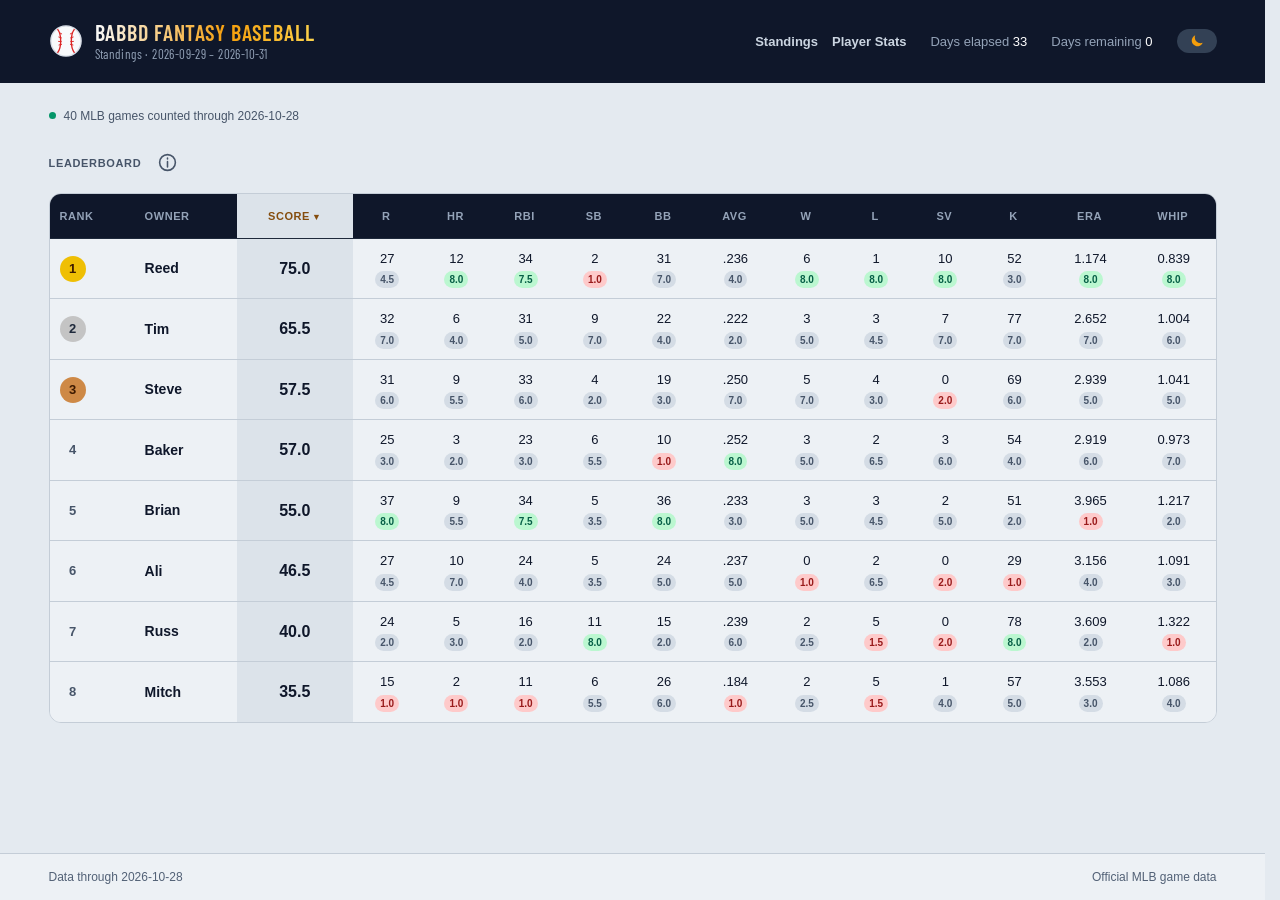
<file: docs/index.html>
<!doctype html>
<html lang="en" data-theme="light">
<head>
  <meta charset="utf-8">
  <meta name="viewport" content="width=device-width,initial-scale=1,viewport-fit=cover">
  <meta name="theme-color" content="#0f172a">
  <title>Fantasy Baseball</title>
  <link rel="icon" type="image/svg+xml" href="favicon.svg">
  <link rel="stylesheet" href="styles.css?v=20261018-clean">
  <script src="theme.js?v=20260926-icons"></script>
</head>
<body>
  <header>
    <div class="header-inner">
      <div class="header-left">
        <a href="./" class="site-logo" aria-label="Fantasy Baseball home">
          <svg viewBox="0 0 36 36" aria-hidden="true">
            <circle cx="18" cy="18" r="16" fill="#f8fafc" stroke="#d8dee7" stroke-width="1.5"/>
            <path d="M9 5.5c4.5 5.5 4.5 19.5 0 25M27 5.5c-4.5 5.5-4.5 19.5 0 25" fill="none" stroke="#dc2626" stroke-width="1.4"/>
            <path d="m10.8 9 3 1.7m-3.8 3 3.5 1.1m-3.8 3.6 3.7.2m-3.2 3.7 3.5-.8m11.5-12.5-3 1.7m3.8 3-3.5 1.1m3.8 3.6-3.7.2m3.2 3.7-3.5-.8" stroke="#dc2626" stroke-width="1"/>
          </svg>
        </a>
        <div>
          <h1 class="header-title">Fantasy Baseball</h1>
          <p class="header-subtitle" id="header-subtitle">Standings</p>
        </div>
      </div>
      <button class="mobile-menu-toggle" type="button" aria-label="Open navigation menu" aria-expanded="false" aria-controls="header-menu">
        <svg viewBox="0 0 24 24" aria-hidden="true"><path d="M4 6h16M4 12h16M4 18h16"/></svg>
      </button>
      <div class="header-right" id="header-menu">
        <nav class="site-nav" aria-label="Main navigation">
          <a class="leaders-nav-link" href="./" aria-current="page">Standings</a>
          <a class="leaders-nav-link" href="stats.html">Player Stats</a>
        </nav>
        <div class="header-meta"><div>Days elapsed <strong id="days-elapsed">—</strong></div><div>Days remaining <strong id="days-remaining">—</strong></div></div>
        <button class="theme-toggle" id="theme-toggle" aria-label="Switch color theme" aria-pressed="false">
          <svg id="theme-icon" viewBox="0 0 24 24" aria-hidden="true"><path d="M21.75 15A9.72 9.72 0 0 1 18 15.75 9.75 9.75 0 0 1 8.25 6c0-1.33.27-2.6.75-3.75A9.75 9.75 0 1 0 21.75 15Z"/></svg>
        </button>
      </div>
    </div>
  </header>

  <main class="page-wrap">
    <div class="status-bar"><span class="status-dot"></span><span id="status-msg">Loading standings…</span></div>

    <section id="standings-view">
      <div class="leaderboard-heading"><h2 class="section-heading">Leaderboard</h2><button id="leaderboard-info-open" type="button" aria-label="About the leaderboard" aria-haspopup="dialog" aria-controls="leaderboard-info-dialog"><svg viewBox="0 0 24 24" aria-hidden="true"><circle cx="12" cy="12" r="9"/><path d="M12 11v6M12 7v1"/></svg></button></div>
      <dialog id="leaderboard-info-dialog" aria-labelledby="leaderboard-info-title">
      <div class="leaderboard-dialog-heading"><h2 id="leaderboard-info-title">About the leaderboard</h2><button id="leaderboard-info-close" type="button" autofocus>Close</button></div>
      <p class="standings-note">Category points add up to each owner's total score. Lower values are better for L, ERA, and WHIP; higher values are better for the other categories.</p>
      <div class="legend">
        <span><i class="legend-dot pts-high"></i> Top category score</span>
        <span><i class="legend-dot pts-low"></i> Bottom category score</span>
        <span><i class="legend-dot pts-mid"></i> Mid-range score</span>
      </div>
      </dialog>
      <div class="mobile-only mob-sort-bar"><label for="mobile-sort">Sort by</label><select id="mobile-sort"></select></div>
      <div class="table-wrap desktop-only"><table class="leaderboard" id="standings-table"></table></div>
      <div class="mobile-only" id="mobile-standings"></div>
    </section>

    <section id="owner-view" hidden>
      <a href="./" class="back-link" id="back-link">← Back to standings</a>
      <div class="owner-heading"><div><h2 id="owner-name">Team</h2><p id="owner-place"></p></div><strong id="owner-score"></strong></div>
      <h3 class="section-heading">Hitters</h3>
      <div class="table-wrap"><table class="leaderboard owner-table" id="hitter-table"></table></div>
      <h3 class="section-heading owner-section">Pitchers</h3>
      <div class="table-wrap"><table class="leaderboard owner-table" id="pitcher-table"></table></div>
    </section>
  </main>

  <footer class="site-footer"><div class="site-footer-inner"><span>Data through <span id="as-of">—</span></span><span>Official MLB game data</span></div></footer>
  <script src="header.js" defer></script>
  <script src="league-title.js?v=20260926" defer></script>
  <script src="app.js?v=20261018-clean" defer></script>
</body>
</html>
</file>
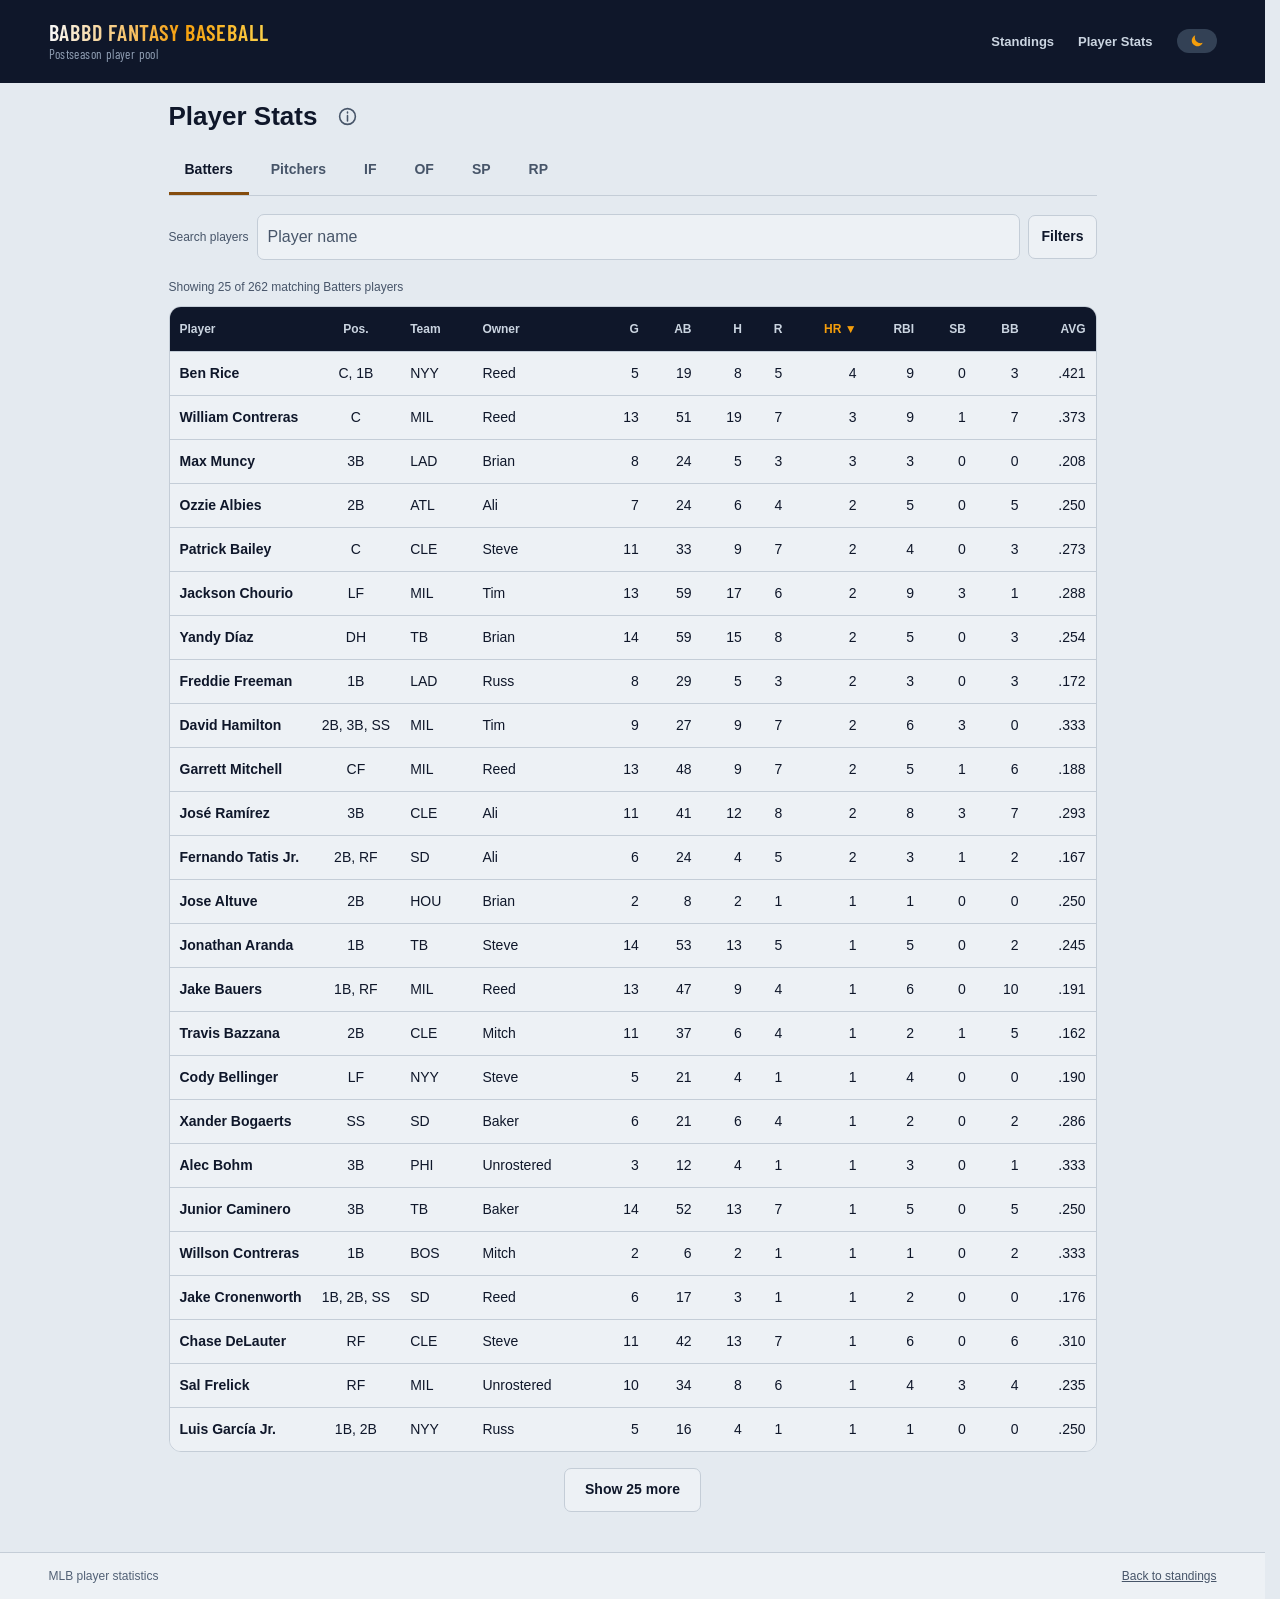
<file: docs/stats.html>
<!doctype html>
<html lang="en" data-theme="light">
<head>
  <meta charset="utf-8">
  <meta name="viewport" content="width=device-width,initial-scale=1,viewport-fit=cover">
  <meta name="theme-color" content="#0f172a">
  <title>Player Stats · Fantasy Baseball</title>
  <link rel="icon" type="image/svg+xml" href="favicon.svg">
  <link rel="stylesheet" href="styles.css?v=20260929-muted-stats">
  <link rel="stylesheet" href="stats.css?v=20260929-postseason-sheet">
  <script src="theme.js?v=20260926-icons"></script>
</head>
<body>
  <header><div class="header-inner">
    <div><h1 class="header-title">Fantasy Baseball</h1><p class="header-subtitle">Postseason player pool</p></div>
    <button class="mobile-menu-toggle" type="button" aria-label="Open navigation menu" aria-expanded="false" aria-controls="header-menu">
      <svg viewBox="0 0 24 24" aria-hidden="true"><path d="M4 6h16M4 12h16M4 18h16"/></svg>
    </button>
    <nav class="header-right" id="header-menu" aria-label="Main navigation">
      <a class="leaders-nav-link" href="./">Standings</a>
      <a class="leaders-nav-link" href="stats.html" aria-current="page">Player Stats</a>
      <button class="theme-toggle" id="theme-toggle" aria-label="Switch color theme" aria-pressed="false">
        <svg id="theme-icon" viewBox="0 0 24 24" aria-hidden="true"><path d="M21.75 15A9.72 9.72 0 0 1 18 15.75 9.75 9.75 0 0 1 8.25 6c0-1.33.27-2.6.75-3.75A9.75 9.75 0 1 0 21.75 15Z"/></svg>
      </button>
    </nav>
  </div></header>
  <main class="page-wrap">
    <div class="stats-heading">
      <h2 class="stats-title">Player Stats</h2>
      <button id="stats-info-open" class="stats-info-button" type="button" aria-label="About player statistics" aria-haspopup="dialog" aria-controls="stats-info-dialog">
        <svg viewBox="0 0 24 24" aria-hidden="true"><circle cx="12" cy="12" r="9"/><path d="M12 11v6M12 7v1"/></svg>
      </button>
    </div>
    <dialog id="stats-info-dialog" aria-labelledby="stats-info-title" aria-describedby="stats-info-description stats-dates">
      <div class="stats-info-heading">
        <h2 id="stats-info-title">About Player Stats</h2>
        <button id="stats-info-close" type="button" aria-label="Close information" autofocus>×</button>
      </div>
      <p id="stats-info-description" class="stats-intro">Postseason counts completed games only. Players without an appearance show dashes. Regular-season ranges include stats earned with previous teams and remain available separately.</p>
      <p id="stats-dates" class="stats-meta">Statistics dates will appear when player data loads.</p>
      <h3 class="stats-info-subheading">Tabs</h3>
      <p>Batters and Pitchers show the complete statistical lists. Saved Sheet positions control position tabs and filters, whether or not Sheet Players Only is checked.</p>
      <ul class="stats-info-rules">
        <li><strong>IF:</strong> C, 1B, 2B, 3B, SS. <strong>OF:</strong> LF, CF, RF, OF.</li>
        <li>Explicit SP and RP assignments grant those positions. Generic P or TWP uses 2+ starts for SP, and 2+ saves or fewer than 2 starts for RP.</li>
        <li>Pos. shows all assigned positions in their saved order. DH alone does not qualify for IF or OF; position players without a pitching assignment are excluded from RP.</li>
      </ul>
      <h3 class="stats-info-subheading">Eligibility</h3>
      <p>Owner Status uses the same test rosters as Standings. Ownership applies across statistics ranges; filters only include players in this page’s postseason player pool.</p>
      <p>Red IL badges show injured-list status as of the range's roster date, not an expected return date.</p>
      <p>Minimum AB applies to all batting views; minimum IP applies to all pitching views, regardless of sorting. Minimums use the selected range; zero includes everyone. Optioned and injured-list players are included; free agents and released players are excluded.</p>
      <p>Last 30 days ends on the published through-date, includes that day, and stays within the season year.</p>
      <h3 class="stats-info-subheading">Sorting</h3>
      <p>Default: most HR for batters, most K for pitchers. Select a column heading to sort; select again to reverse.</p>
    </dialog>
    <dialog id="stats-minimum-dialog" aria-labelledby="stats-minimum-title" aria-describedby="stats-qualification-help">
      <div class="stats-info-heading">
        <h2 id="stats-minimum-title">Minimum AB and IP</h2>
        <button id="stats-minimum-close" type="button" aria-label="Close minimum statistics information" autofocus>×</button>
      </div>
      <p id="stats-qualification-help">Minimum AB applies to every player in batting views; minimum IP applies to every player in pitching views. Both use the selected statistics range, regardless of sorting. Zero means no minimum. Enter IP as whole innings.</p>
    </dialog>
    <p id="stats-status" class="stats-meta" role="status">Loading player statistics…</p>
    <div id="stats-content" hidden>
      <div class="stats-tabs" role="tablist" aria-label="Player type">
        <button id="batters-tab" role="tab" aria-selected="true" aria-controls="stats-panel" tabindex="0" data-group="batters">Batters</button>
        <button id="pitchers-tab" role="tab" aria-selected="false" aria-controls="stats-panel" tabindex="-1" data-group="pitchers">Pitchers</button>
        <button id="if-tab" role="tab" aria-selected="false" aria-controls="stats-panel" tabindex="-1" data-group="if">IF</button>
        <button id="of-tab" role="tab" aria-selected="false" aria-controls="stats-panel" tabindex="-1" data-group="of">OF</button>
        <button id="sp-tab" role="tab" aria-selected="false" aria-controls="stats-panel" tabindex="-1" data-group="sp">SP</button>
        <button id="rp-tab" role="tab" aria-selected="false" aria-controls="stats-panel" tabindex="-1" data-group="rp">RP</button>
      </div>
      <section id="stats-panel" role="tabpanel" aria-labelledby="batters-tab">
        <div class="stats-controls">
          <div class="stats-search-row">
            <label for="stats-search">Search players</label>
            <input id="stats-search" type="search" placeholder="Player name" autocomplete="off">
            <button id="stats-filters-toggle" type="button" aria-expanded="false" aria-controls="stats-filters-panel">Filters</button>
          </div>
          <div id="stats-filters-panel" class="stats-filter-fields" hidden>
            <label>Statistics range<select id="stats-range"></select></label>
            <label>Team<select id="stats-team"><option value="">All teams</option></select></label>
            <label>Owner Status<select id="stats-owner"><option value="">All Players</option></select></label>
            <label>Position<select id="stats-position"><option value="">All positions</option></select></label>
            <div class="stats-minimum-field">
              <div class="stats-minimum-label"><label for="stats-min-ab">Minimum AB</label><button class="stats-info-button" type="button" data-minimum-info aria-label="About minimum AB" aria-haspopup="dialog" aria-controls="stats-minimum-dialog"><svg viewBox="0 0 24 24" aria-hidden="true"><circle cx="12" cy="12" r="9"/><path d="M12 11v6M12 7v1"/></svg></button></div>
              <input id="stats-min-ab" type="number" min="0" step="1" value="0" inputmode="numeric" aria-describedby="stats-qualification-error">
            </div>
            <div class="stats-minimum-field">
              <div class="stats-minimum-label"><label for="stats-min-ip">Minimum IP (whole innings)</label><button class="stats-info-button" type="button" data-minimum-info aria-label="About minimum IP" aria-haspopup="dialog" aria-controls="stats-minimum-dialog"><svg viewBox="0 0 24 24" aria-hidden="true"><circle cx="12" cy="12" r="9"/><path d="M12 11v6M12 7v1"/></svg></button></div>
              <input id="stats-min-ip" type="number" min="0" step="1" value="0" inputmode="numeric" aria-describedby="stats-qualification-error">
            </div>
            <label class="stats-sheet-toggle"><input id="stats-sheet" type="checkbox">Sheet Players Only</label>
            <p id="stats-qualification-error" class="stats-meta stats-filter-help" role="status" hidden>Enter a whole number of zero or greater for each minimum. The last valid minimums remain applied.</p>
          </div>
        </div>
        <p id="stats-count" class="stats-meta" role="status"></p>
        <div class="stats-table-wrap" role="region" aria-label="Player statistics, scroll horizontally for more columns" tabindex="0">
          <table id="player-stats-table"><caption class="sr-only">Player statistics</caption><thead></thead><tbody></tbody></table>
        </div>
        <p id="stats-empty" class="stats-meta" hidden>No players match these filters.</p>
        <button id="stats-show-more" type="button" aria-controls="player-stats-table" hidden>Show more</button>
      </section>
    </div>
  </main>
  <footer class="site-footer"><div class="site-footer-inner"><span>MLB player statistics</span><a href="./">Back to standings</a></div></footer>
  <script src="header.js" defer></script>
  <script src="stats-positions.js?v=20260927-pitcher-eligibility" defer></script>
  <script src="stats-sort.js?v=20260923-player-names" defer></script>
  <script src="stats-owners.js?v=20260922-owners" defer></script>
  <script src="stats-filters.js?v=20260923-sheet" defer></script>
  <script src="stats-status.js" defer></script>
  <script src="league-title.js?v=20260926" defer></script>
  <script src="stats.js?v=20261017-last7" defer></script>
</body>
</html>
</file>
<file: docs/styles.css>
@import url('https://fonts.googleapis.com/css2?family=Barlow+Condensed:wght@400;600&display=swap');
*,*::before,*::after{box-sizing:border-box;margin:0;padding:0}
:root{--bg:#e4eaf0;--card:#edf1f5;--hover:#dce3ea;--header:#0f172a;--th:#0f172a;--text:#0f172a;--owner:#0f172a;--score:#0f172a;--muted:#475569;--faint:#526176;--border:#c4cdd7;--border-th:#1e293b;--green:#059669;--green-bg:#bbf7d0;--green-text:#065f46;--red:#dc2626;--red-bg:#fecaca;--red-text:#991b1b;--mid-bg:#d4dce5;--mid-text:#475569;--accent:#f59e0b;--sort-text:#854d0e;--focus:#854d0e;--radius:12px;--title:linear-gradient(95deg,#f8fafc 0%,#f59e0b 60%,#fcd34d 100%)}
[data-theme=dark]{--bg:#0f172a;--card:#1e293b;--hover:#263349;--header:#020817;--th:#020817;--text:#e2e8f0;--owner:#f1f5f9;--score:#f1f5f9;--muted:#94a3b8;--faint:#94a3b8;--border:#334155;--border-th:#0f172a;--green:#34d399;--green-bg:#0d3d23;--green-text:#34d399;--red:#f87171;--red-bg:#2d0a0a;--red-text:#f87171;--mid-bg:#1e293b;--mid-text:#94a3b8;--sort-text:#f59e0b;--focus:#f59e0b;--title:linear-gradient(95deg,#f1f5f9 0%,#fcd34d 55%,#f59e0b 100%)}
html{scrollbar-gutter:stable}body{font-family:-apple-system,BlinkMacSystemFont,"Segoe UI",Roboto,sans-serif;background:var(--bg);color:var(--text);font-size:14px;line-height:1.5;min-height:100vh;display:flex;flex-direction:column}header{background:var(--header);color:white}.header-inner{max-width:1200px;margin:auto;padding:1.25rem 1rem;display:flex;align-items:center;justify-content:space-between;gap:1rem}.header-left,.header-right{display:flex;align-items:center}.header-left{gap:12px;min-width:0}.header-right{gap:1.5rem}.site-logo{display:flex}.site-logo svg{width:34px;height:34px}.header-title{font:600 22px/1.1 'Barlow Condensed',sans-serif;letter-spacing:.04em;text-transform:uppercase;background:var(--title);background-clip:text;-webkit-background-clip:text;color:transparent}.header-subtitle{font:400 13px/1.2 'Barlow Condensed',sans-serif;letter-spacing:.03em;color:#94a3b8;margin-top:3px}.header-meta{display:flex;gap:1.5rem;font-size:13px;color:#94a3b8}.header-meta strong{color:white;font-weight:500}.theme-toggle{background:#334155;border:0;border-radius:20px;width:40px;height:24px;display:grid;place-items:center;cursor:pointer}.theme-toggle svg{width:14px;height:14px;fill:#f59e0b}.page-wrap{max-width:1200px;width:100%;margin:auto;padding:1.5rem 1rem;flex:1}.status-bar{display:flex;align-items:center;gap:.5rem;color:var(--muted);font-size:12px;margin-bottom:1rem}.status-dot{width:7px;height:7px;background:var(--green);border-radius:50%}.section-heading{font-size:11px;font-weight:600;color:var(--muted);text-transform:uppercase;letter-spacing:.06em;margin-bottom:.75rem}.legend{display:flex;gap:1rem;flex-wrap:wrap;color:var(--muted);font-size:12px;margin-bottom:1rem}.legend span{display:flex;align-items:center;gap:5px}.legend-dot{width:10px;height:10px;border-radius:2px;display:inline-block}.table-wrap{background:var(--card);border:1px solid var(--border);border-radius:var(--radius);overflow-x:auto;margin-bottom:1.5rem}.leaderboard{width:100%;border-collapse:collapse;min-width:860px;font-variant-numeric:tabular-nums}.leaderboard th{background:var(--th);color:#94a3b8;font-size:11px;font-weight:600;text-transform:uppercase;letter-spacing:.05em;padding:10px;text-align:center;white-space:nowrap;border-bottom:1px solid var(--border-th)}.leaderboard th.col-left,.leaderboard td.col-left{text-align:left}.leaderboard tbody tr{border-bottom:1px solid var(--border)}.leaderboard tbody tr:last-child{border:0}.leaderboard tbody tr:hover td{background:var(--hover)}.leaderboard td{padding:10px;text-align:center;vertical-align:middle;background:var(--card)}.leaderboard th:nth-child(1),.leaderboard td:nth-child(1){position:sticky;left:0;z-index:2}.leaderboard th:nth-child(2),.leaderboard td:nth-child(2){position:sticky;left:48px;z-index:2}.leaderboard th:nth-child(-n+2){background:var(--th)}.place{display:inline-flex;align-items:center;justify-content:center;width:26px;height:26px;border-radius:50%;font-size:13px;font-weight:600}.place-1{background:#EFBF04;color:#3d1a00}.place-2{background:#C4C4C4;color:#1e293b}.place-3{background:#CE8946;color:#3d1a00}.place-n{color:var(--muted)}.owner-link{color:var(--owner);font-weight:600;text-decoration:none}.owner-link:hover{text-decoration:underline}.score{font-size:16px;font-weight:700;color:var(--score)}.cat-cell{display:flex;flex-direction:column;align-items:center;gap:3px}.cat-val{font-size:13px;font-weight:500}.cat-pts{font-size:10px;font-weight:600;padding:1px 5px;border-radius:10px;min-width:22px}.pts-high{background:var(--green-bg);color:var(--green-text)}.pts-low{background:var(--red-bg);color:var(--red-text)}.pts-mid{background:var(--mid-bg);color:var(--mid-text)}.sortable{cursor:pointer;user-select:none}.sortable:hover,th.sort-active{background:var(--hover)!important;color:var(--accent)!important}td.sort-active{background:var(--hover)!important;color:var(--score)!important}.sort-indicator{font-size:9px;margin-left:2px}.mobile-only{display:none}.mob-card{background:var(--card);border:1px solid var(--border);border-radius:var(--radius);margin-bottom:8px;overflow:hidden}.mob-card-header{width:100%;display:flex;align-items:center;gap:10px;padding:12px 14px;background:none;border:0;color:var(--text);cursor:pointer}.mob-owner{flex:1;text-align:left;font-size:15px}.mob-score{font-size:18px;font-weight:700;color:var(--score)}.mob-chevron{width:16px;color:var(--muted);transition:transform .2s}.mob-detail{border-top:1px solid var(--border);padding:12px 14px 14px}.mob-cat-grid{display:grid;grid-template-columns:repeat(5,1fr);gap:7px}.mob-cat{display:flex;flex-direction:column;align-items:center;background:var(--bg);border:1px solid var(--border);border-radius:8px;padding:7px 3px}.mob-cat label{font-size:9px;color:var(--muted);font-weight:700}.mob-cat strong{font-size:13px}.mob-detail-link{display:block;text-align:center;margin-top:10px;padding:7px;color:var(--muted);border:1px solid var(--border);border-radius:8px;text-decoration:none}.mob-sort-bar{align-items:center;gap:.5rem;margin-bottom:.75rem}.mob-sort-bar label{font-size:13px;color:var(--muted)}.mob-sort-bar select{background:var(--card);color:var(--text);border:1px solid var(--border);border-radius:4px;padding:.35rem .5rem}.back-link{display:inline-block;color:var(--muted);text-decoration:none;font-size:12px;margin-bottom:1.25rem}.owner-heading{display:flex;justify-content:space-between;align-items:end;margin-bottom:1.5rem}.owner-heading h2{font:600 30px 'Barlow Condensed',sans-serif;text-transform:uppercase}.owner-heading p{color:var(--muted);font-size:13px}.owner-heading strong{font-size:26px}.owner-section{margin-top:2rem}.owner-table{min-width:1080px}.owner-table th:nth-child(1),.owner-table td:nth-child(1){left:0}.owner-table th:nth-child(2),.owner-table td:nth-child(2){left:44px}.player-name{font-weight:600;color:var(--owner)}.slot{color:var(--muted);font-size:11px}.totals-row td{border-top:2px solid var(--border);font-weight:700}.site-footer{border-top:1px solid var(--border);background:var(--card);margin-top:auto}.site-footer-inner{max-width:1200px;margin:auto;padding:.875rem 1rem;display:flex;justify-content:space-between;color:var(--faint);font-size:12px}.state-msg{padding:3rem;text-align:center;color:var(--muted)}.sr-only{position:absolute;width:1px;height:1px;overflow:hidden;clip:rect(0,0,0,0)}
@media(max-width:640px){.desktop-only{display:none!important}.mobile-only{display:block}.mob-sort-bar{display:flex}.header-meta{display:none}.header-title{font-size:17px}.page-wrap{padding:1rem .75rem}.mob-cat-grid{grid-template-columns:repeat(5,1fr)}.owner-heading h2{font-size:25px}.site-footer-inner{gap:.5rem;flex-wrap:wrap}}
@media(prefers-reduced-motion:reduce){*{scroll-behavior:auto!important;transition:none!important}}
.mobile-roster{display:none}.player-card{background:var(--card);border:1px solid var(--border);border-radius:var(--radius);margin-bottom:8px;overflow:hidden}.player-card-button{width:100%;border:0;background:none;color:var(--text);display:grid;grid-template-columns:38px 1fr auto 16px;align-items:center;gap:8px;text-align:left;padding:12px;cursor:pointer}.player-card-button:hover{background:var(--hover)}.player-card-name{font-weight:600;color:var(--owner)}.player-card-summary{font-size:12px;color:var(--muted);white-space:nowrap}.player-card-chevron{width:16px;color:var(--muted);transition:transform .2s}.player-card-detail{border-top:1px solid var(--border);padding:10px}.player-stat-grid{display:grid;grid-template-columns:repeat(5,1fr);gap:7px}.player-stat{display:flex;flex-direction:column;align-items:center;gap:2px;background:var(--bg);border:1px solid var(--border);border-radius:8px;padding:7px 3px}.player-stat label{font-size:9px;font-weight:700;color:var(--muted);text-transform:uppercase}.player-stat strong{font-size:13px;font-variant-numeric:tabular-nums}.mobile-total{display:flex;justify-content:space-between;align-items:center;background:var(--card);border:1px solid var(--border);border-radius:var(--radius);padding:11px 12px;margin-top:10px;font-weight:700}.mobile-total span:last-child{font-size:12px;color:var(--muted);text-align:right}
@media(max-width:768px) and (orientation:portrait){.owner-table-wrap{display:none}.mobile-roster{display:block}.owner-section{margin-top:1.5rem}.owner-heading{align-items:center}.owner-heading strong{font-size:21px}.player-stat-grid{grid-template-columns:repeat(4,1fr)}}

/* Missing values stay readable in both themes without competing with statistics. */
.missing-stat{color:var(--muted);font-weight:400}
.leaderboard-heading{display:flex;align-items:center;gap:4px;margin-bottom:.5rem}
.leaderboard-heading .section-heading{margin:0}
#leaderboard-info-open{display:grid;place-items:center;min-width:44px;min-height:44px;background:transparent;border:0;color:var(--muted);cursor:pointer;border-radius:50%}
#leaderboard-info-open:hover{background:var(--hover)}
#leaderboard-info-open svg{width:21px;height:21px;fill:none;stroke:currentColor;stroke-width:1.8;stroke-linecap:round}
#leaderboard-info-dialog{margin:auto;width:calc(100% - 32px);max-width:520px;max-height:calc(100dvh - 32px);overflow:auto;padding:24px;border:1px solid var(--border);border-radius:var(--radius);background:var(--card);color:var(--text);box-shadow:0 20px 60px #0005}
#leaderboard-info-dialog::backdrop{background:rgb(0 0 0 / .55)}
.leaderboard-dialog-heading{display:flex;justify-content:space-between;align-items:center;gap:12px;margin-bottom:16px}
.leaderboard-dialog-heading h2{font-size:18px}
#leaderboard-info-close{min-height:44px;padding:6px 12px;border:1px solid var(--border);border-radius:6px;background:var(--card);color:var(--text);cursor:pointer}
#leaderboard-info-open:focus-visible,#leaderboard-info-close:focus-visible{outline:2px solid var(--focus);outline-offset:2px}
.standings-note{color:var(--muted);font-size:12px;margin-bottom:.75rem}
.owner-table .eliminated-player td{color:var(--muted);font-weight:400}
.eliminated-label{display:block;font-size:10px;font-weight:400;line-height:1.3}

/* Keep all six hitting categories above all six pitching categories on mobile. */
.site-nav{display:flex;align-items:center;gap:14px}
.owner-table{min-width:0;width:auto}
.owner-table th,.owner-table td{padding:8px 6px;white-space:nowrap}
.owner-table th:first-child,.owner-table td:first-child{width:44px;min-width:44px;max-width:44px;padding-left:6px;padding-right:6px}
.owner-table th:nth-child(2),.owner-table td:nth-child(2){width:1%;white-space:nowrap;padding-left:6px;padding-right:6px}
@media(max-width:640px){
  .owner-table th,.owner-table td{padding-left:4px;padding-right:4px}
  /* Hide supporting stats in headers, player rows, and team totals alike. */
  #hitter-table tr>:nth-child(3),#hitter-table tr>:nth-child(4),
  #pitcher-table tr>:nth-child(3),#pitcher-table tr>:nth-child(8),
  #pitcher-table tr>:nth-child(9),#pitcher-table tr>:nth-child(10){display:none}
  .owner-table th:nth-child(2),.owner-table td:nth-child(2){padding-left:4px;padding-right:4px}
  .owner-table td.player-name{min-width:110px;max-width:150px;white-space:normal;overflow-wrap:anywhere}
}
#standings-table th.sortable{padding:0}
#standings-table th.sortable button{background:none;border:0;color:inherit;font:inherit;text-transform:inherit;letter-spacing:inherit;min-height:44px;width:100%;padding:10px;cursor:pointer}
#standings-table th.sortable:hover,#standings-table th.sort-active{color:var(--sort-text)!important}
#standings-table button:focus-visible{outline:2px solid var(--accent);outline-offset:-3px}
#standings-table th.sort-active button:focus-visible,#standings-table th:hover button:focus-visible{outline-color:var(--focus)}
.site-footer a{color:var(--muted)}
input::placeholder{color:var(--muted);opacity:1}
.mobile-menu-toggle{display:none;background:transparent;border:1px solid #475569;border-radius:7px;color:#f8fafc;width:44px;height:44px;align-items:center;justify-content:center;cursor:pointer;flex-shrink:0}
.mobile-menu-toggle svg{width:22px;height:22px;fill:none;stroke:currentColor;stroke-width:2;stroke-linecap:round}
.mobile-menu-toggle:focus-visible,#header-menu a:focus-visible,#header-menu button:focus-visible{outline:2px solid #f59e0b;outline-offset:3px}
@media(max-width:780px){
  .header-meta{display:none}
  header{position:relative;z-index:10}
  .header-inner{flex-wrap:wrap}
  .header-right{gap:14px}
  .mobile-menu-toggle{display:inline-flex;margin-left:auto}
  #header-menu{display:none;position:absolute;top:100%;right:0;width:240px;max-width:calc(100vw - 24px);align-items:stretch;gap:8px;padding:12px;background:var(--header);border:1px solid #334155;border-right:0;border-radius:0 0 0 12px;box-shadow:0 12px 28px #0005}
  #header-menu.is-open{display:flex;flex-direction:column}
  #header-menu .site-nav{flex-direction:column;align-items:stretch;gap:0}
  #header-menu .leaders-nav-link{min-height:44px;padding:10px 8px;border-radius:6px}
  #header-menu .leaders-nav-link:hover{background:#334155}
  #header-menu .theme-toggle{width:100%;min-height:44px;border-radius:6px;display:flex;align-items:center;justify-content:flex-start;gap:10px;padding:10px 8px;color:#f8fafc;font:inherit}
  #header-menu .theme-toggle::after{content:"Dark Mode";font-size:13px;font-weight:600}
  [data-theme=dark] #header-menu .theme-toggle::after{content:"Light Mode"}
}
@media(max-width:640px){
  .mob-cat-grid{grid-template-columns:repeat(6,minmax(0,1fr));gap:4px}
  .mob-cat{min-width:0;padding:7px 1px}
}

.leaders-nav-link{color:#cbd5e1;text-decoration:none;font-size:13px;font-weight:600;display:flex;gap:5px;align-items:center}.leaders-nav-link:hover{color:white}.section-toggle-header{display:flex;align-items:center;justify-content:space-between;margin-bottom:.75rem}.section-toggle-header .section-heading{margin:0}.section-toggle-btn,.log-filter{border:1px solid var(--border);background:var(--card);color:var(--muted);border-radius:7px;padding:6px 10px;cursor:pointer}.section-toggle-btn:hover,.log-filter:hover,.log-filter.active{background:var(--hover);color:var(--text)}.game-log-controls{display:flex;gap:7px;margin-bottom:10px}.game-log-day{margin-bottom:1.25rem}.game-log-date{font-size:11px;text-transform:uppercase;letter-spacing:.06em;color:var(--muted);margin-bottom:7px}.game-log-card{background:var(--card);border:1px solid var(--border);border-radius:var(--radius);margin-bottom:7px;overflow:hidden}.game-log-head{display:grid;grid-template-columns:minmax(130px,1fr) auto;gap:10px;padding:10px 12px;border-bottom:1px solid var(--border)}.game-log-player{font-weight:600}.game-log-meta{font-size:11px;color:var(--muted)}.game-log-summary{font-size:12px;color:var(--muted);text-align:right}.game-log-stats{display:grid;grid-template-columns:repeat(auto-fit,minmax(58px,1fr));gap:6px;padding:9px}.leaders-grid{display:grid;grid-template-columns:repeat(auto-fill,minmax(310px,1fr));gap:1rem}.leader-card{background:var(--card);border:1px solid var(--border);border-radius:var(--radius);overflow:hidden}.leader-card-header{width:100%;display:flex;align-items:center;justify-content:space-between;background:none;border:0;color:var(--text);padding:12px 14px;cursor:pointer}.leader-card-title{font-size:13px;text-transform:uppercase;letter-spacing:.05em}.leader-card-body{border-top:1px solid var(--border)}.leader-list{width:100%;border-collapse:collapse}.leader-list td{padding:9px 10px;border-bottom:1px solid var(--border)}.leader-list tr:last-child td{border:0}.leader-player{font-weight:600}.leader-owner{display:block;color:var(--muted);font-size:11px}.leader-value{text-align:right;font-size:15px;font-weight:700}.leader-chevron{width:16px;color:var(--muted);transition:transform .2s}
@media(min-width:641px){.leader-card-header{pointer-events:none}.leader-chevron{display:none}.leader-card-body{display:block!important}}
@media(max-width:640px){.leaders-nav-text{display:none}.game-log-head{grid-template-columns:1fr}.game-log-summary{text-align:left}.game-log-stats{grid-template-columns:repeat(4,1fr)}}
</file>
<file: docs/stats.css>
.stats-controls .stats-sheet-toggle{grid-column:1/-1;flex-direction:row;align-items:center;gap:8px;min-height:44px;cursor:pointer}
.stats-controls .stats-sheet-toggle input{width:18px;min-width:18px;height:18px;padding:0;accent-color:var(--focus)}
.stats-controls .stats-sheet-toggle[hidden]{display:none}
.stats-title{font-size:26px;margin-bottom:8px}
.stats-il-badge{display:inline-block;vertical-align:middle;margin-left:4px;padding:1px 5px;border:1px solid currentColor;border-radius:4px;background:var(--red-bg);color:var(--red-text);font-size:10px;font-weight:700;line-height:1.5;white-space:nowrap}
#stats-show-more{display:block;min-height:44px;margin:16px auto;padding:10px 20px;border:1px solid var(--border);border-radius:7px;background:var(--card);color:var(--text);font:inherit;font-weight:600;cursor:pointer}
#stats-show-more[hidden]{display:none}
#stats-show-more:hover{background:var(--hover)}
#stats-show-more:focus-visible{outline:2px solid var(--focus);outline-offset:3px}
.page-wrap{max-width:960px;padding-top:12px}
#stats-status:empty{display:none}
#stats-content .stats-tabs{margin-top:8px}
#player-stats-table .stats-owner-cell{text-align:left}
@media(max-width:640px){#player-stats-table .stats-supporting,#player-stats-table .stats-owner-cell{display:none}}
.stats-heading{display:flex;align-items:center;gap:8px;margin-bottom:4px}
.stats-heading .stats-title{margin-bottom:0}
.stats-info-button{display:grid;place-items:center;min-width:44px;min-height:44px;border:0;border-radius:50%;background:transparent;color:var(--muted);cursor:pointer}
.stats-info-button svg{width:21px;height:21px;fill:none;stroke:currentColor;stroke-width:1.8;stroke-linecap:round}
.stats-info-button:hover{background:var(--hover);color:var(--text)}
:is(#stats-info-dialog,#stats-minimum-dialog){margin:auto;width:calc(100% - 32px);max-width:520px;max-height:calc(100dvh - 32px);overflow:auto;padding:24px;border:1px solid var(--border);border-radius:var(--radius);background:var(--card);color:var(--text);box-shadow:0 20px 60px #0005}
:is(#stats-info-dialog,#stats-minimum-dialog)::backdrop{background:rgb(0 0 0 / .55)}
.stats-info-heading{display:flex;align-items:center;justify-content:space-between;gap:12px;margin-bottom:16px}
.stats-info-heading h2{font-size:20px}
.stats-info-subheading{font-size:15px;margin:18px 0 8px}
.stats-info-rules{padding-left:20px;margin:12px 0}
.stats-info-rules li{margin:8px 0}
:is(#stats-info-close,#stats-minimum-close){flex-shrink:0;width:44px;height:44px;border:0;border-radius:7px;background:var(--hover);color:var(--text);font-size:26px;cursor:pointer}
.stats-info-button:focus-visible,:is(#stats-info-close,#stats-minimum-close):focus-visible{outline:2px solid var(--focus);outline-offset:3px}
.stats-intro{max-width:760px;color:var(--muted);margin-bottom:14px}
.stats-meta{color:var(--muted);font-size:12px;margin:10px 0}
.stats-tabs{display:flex;gap:6px;border-bottom:1px solid var(--border);margin-top:20px;overflow-x:auto}
.stats-tabs button{background:none;border:0;border-bottom:3px solid transparent;color:var(--muted);padding:12px 16px;min-height:44px;flex-shrink:0;font:inherit;font-weight:600;cursor:pointer}
.stats-tabs button[aria-selected=true]{border-bottom-color:var(--focus);color:var(--text)}
@media(max-width:640px){
  .stats-tabs{gap:0}
  .stats-tabs button{flex:1 0 auto;padding:12px 7px;font-size:13px}
}
.stats-controls{display:grid;grid-template-columns:1fr;gap:12px;margin:18px 0}
.stats-search-row{display:grid;grid-template-columns:auto minmax(0,1fr) auto;align-items:center;gap:8px}
.stats-search-row label{white-space:nowrap}
#stats-filters-toggle{min-height:44px;padding:10px 12px;border:1px solid var(--border);border-radius:7px;background:var(--card);color:var(--text);font:inherit;font-weight:600;cursor:pointer}
#stats-filters-toggle[aria-expanded=true]{background:var(--hover)}
.stats-filter-fields{display:grid;grid-template-columns:repeat(2,minmax(0,1fr));gap:12px;padding:12px;border:1px solid var(--border);border-radius:7px;background:var(--card)}
.stats-filter-fields[hidden]{display:none}
@media(width < 500px){.stats-filter-fields{grid-template-columns:1fr}}
.stats-filter-help{grid-column:1/-1;margin:0}
.stats-minimum-field{min-width:0;display:flex;flex-direction:column;gap:6px}
.stats-minimum-field[hidden]{display:none}
@media(min-width:500px){
  .stats-controls .stats-sheet-toggle{grid-column:2;align-self:start}
}
.stats-minimum-label{display:flex;align-items:center;gap:4px;flex:1}
.stats-minimum-label .stats-info-button{flex-shrink:0;min-width:28px;min-height:28px;padding:3px}
.stats-controls input[aria-invalid=true]{border-color:var(--red)}
.stats-controls label{display:flex;flex-direction:column;gap:6px;font-size:12px;color:var(--muted);min-width:0}
.stats-controls input,.stats-controls select{width:100%;min-width:0;background:var(--card);color:var(--text);border:1px solid var(--border);border-radius:7px;padding:10px;font:inherit;font-size:16px}
.stats-table-wrap{overflow:auto;border:1px solid var(--border);border-radius:var(--radius);background:var(--card)}
#player-stats-table{width:100%;border-collapse:separate;border-spacing:0;white-space:nowrap;font-variant-numeric:tabular-nums}
#player-stats-table th{background:var(--th);color:#cbd5e1;text-align:right;font-size:12px}
#player-stats-table th button{color:inherit;background:none;border:0;padding:12px 10px;cursor:pointer;font:inherit;font-weight:600;min-height:44px}
#player-stats-table td{padding:11px 10px;text-align:right;border-top:1px solid var(--border);background:var(--card)}
#player-stats-table th:first-child,#player-stats-table td:first-child{width:1%;white-space:nowrap;text-align:left;position:sticky;left:0;z-index:1}
#player-stats-table th:has(button[data-sort="team"]),#player-stats-table .stats-team-cell{text-align:left}
#player-stats-table th:has(button[data-sort="position"]),#player-stats-table .stats-position-cell{width:1%;text-align:center}
#player-stats-table td:first-child{font-weight:600}
#player-stats-table tbody tr:hover td{background:var(--hover)}
#player-stats-table th[aria-sort=ascending],#player-stats-table th[aria-sort=descending]{color:var(--accent)}
.stats-tabs button:focus-visible,.stats-controls :focus-visible{outline:2px solid var(--focus);outline-offset:2px}
#player-stats-table button:focus-visible{outline:2px solid var(--accent);outline-offset:-3px}
@media(max-width:640px){
  .stats-title{font-size:22px}
  #player-stats-table td:first-child{min-width:110px;max-width:150px;white-space:normal;overflow-wrap:anywhere}
}
</file>
